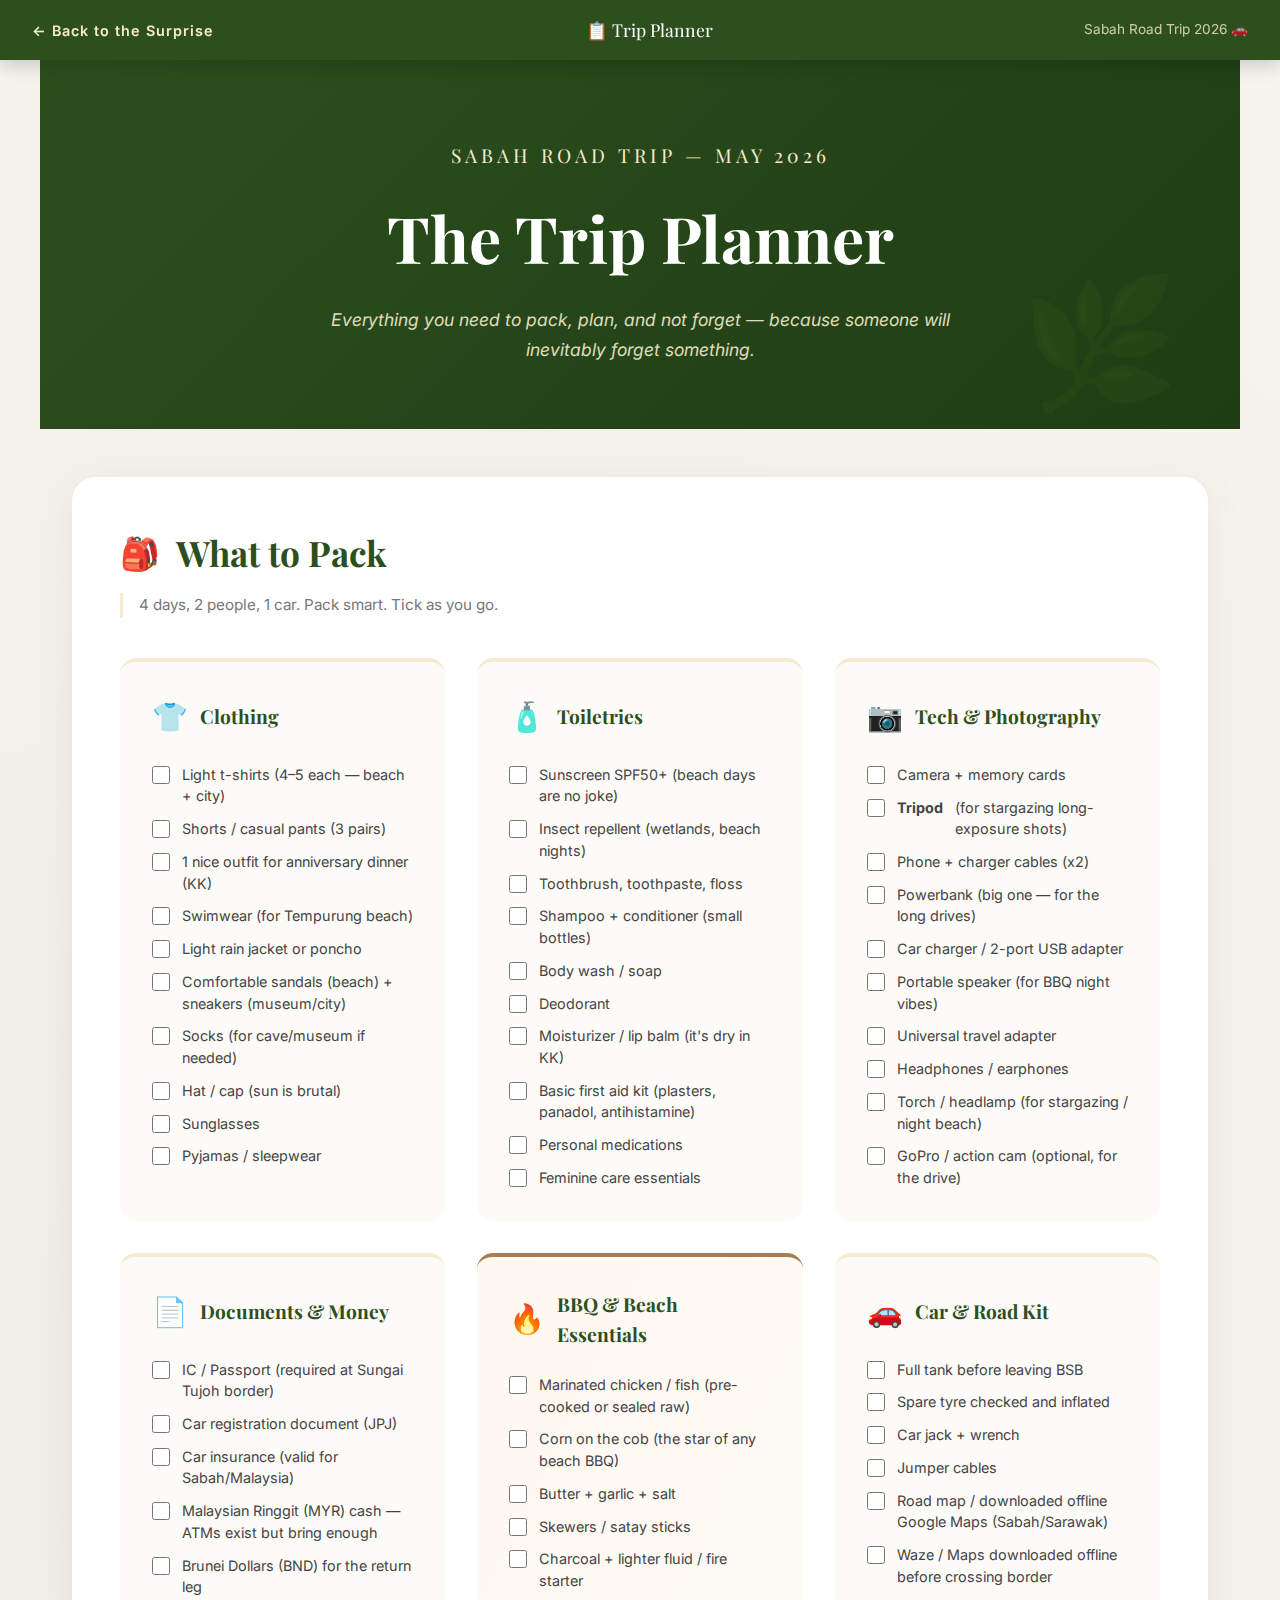
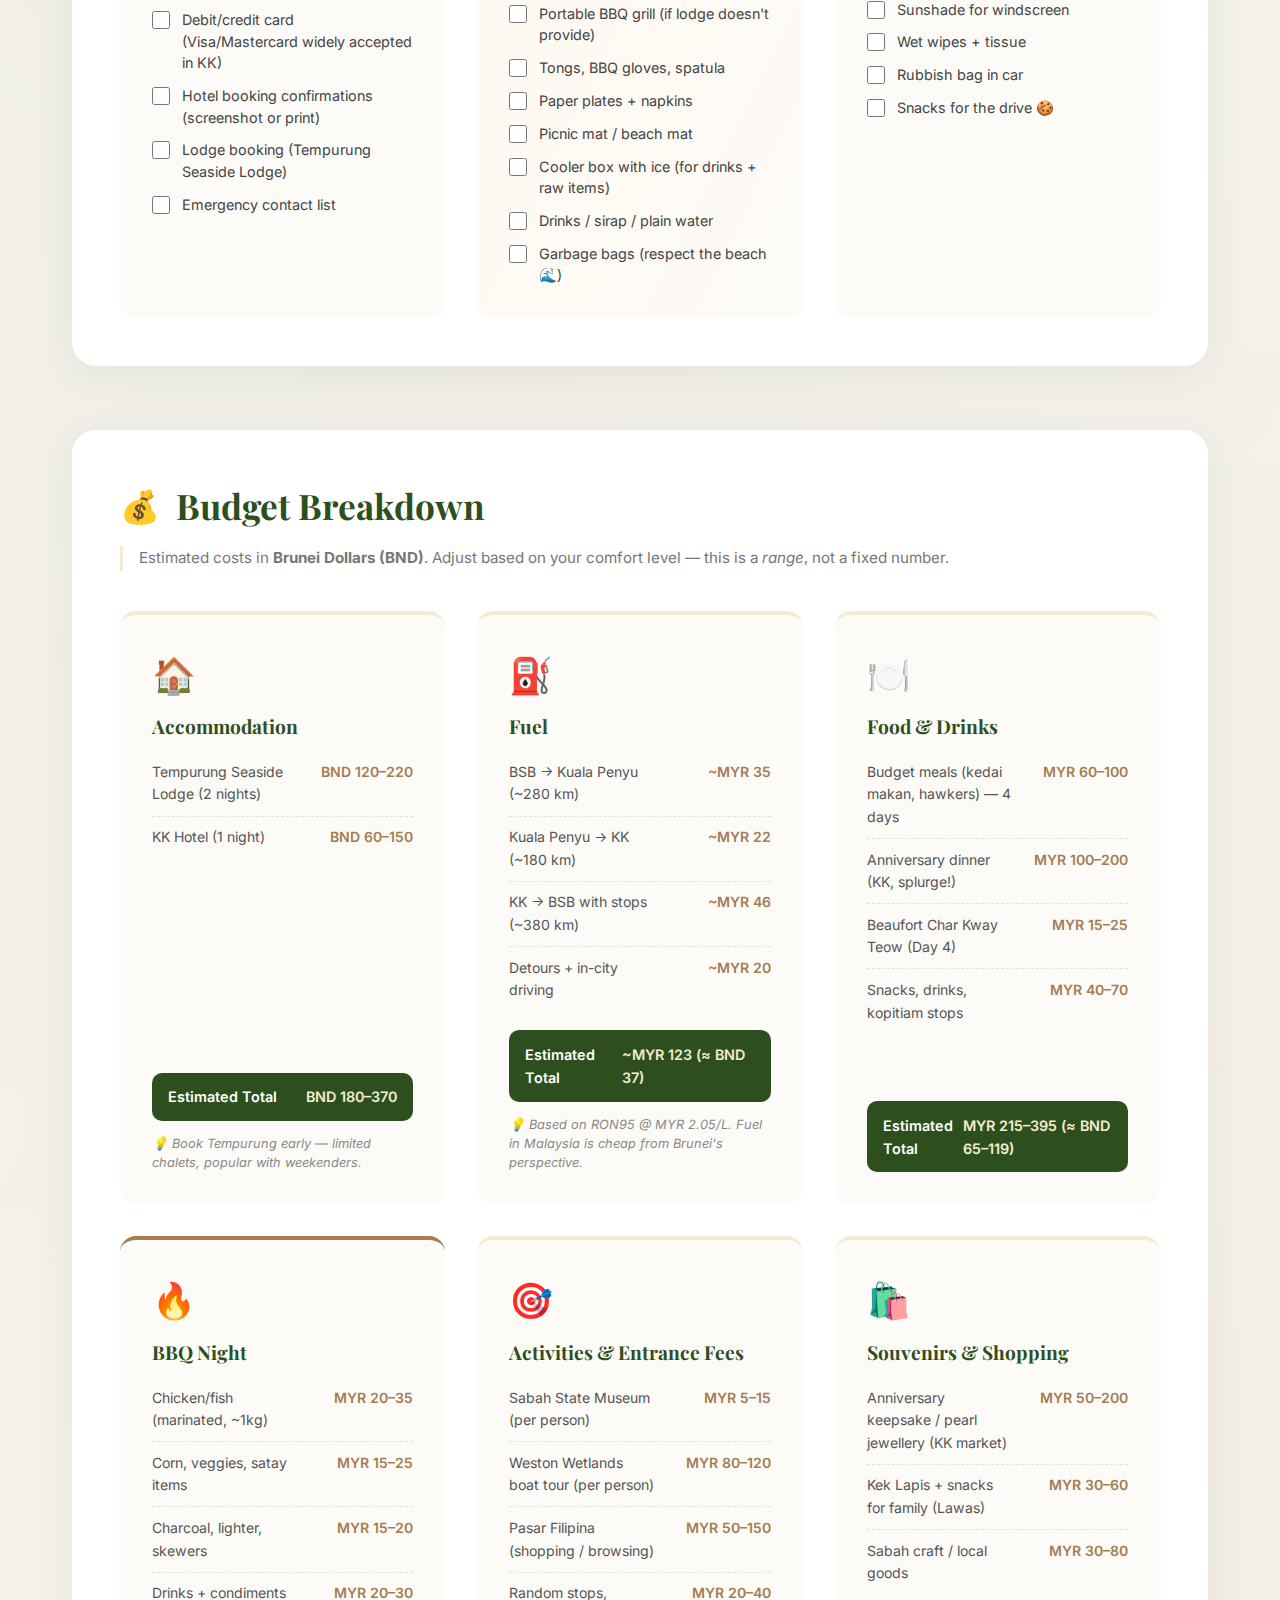
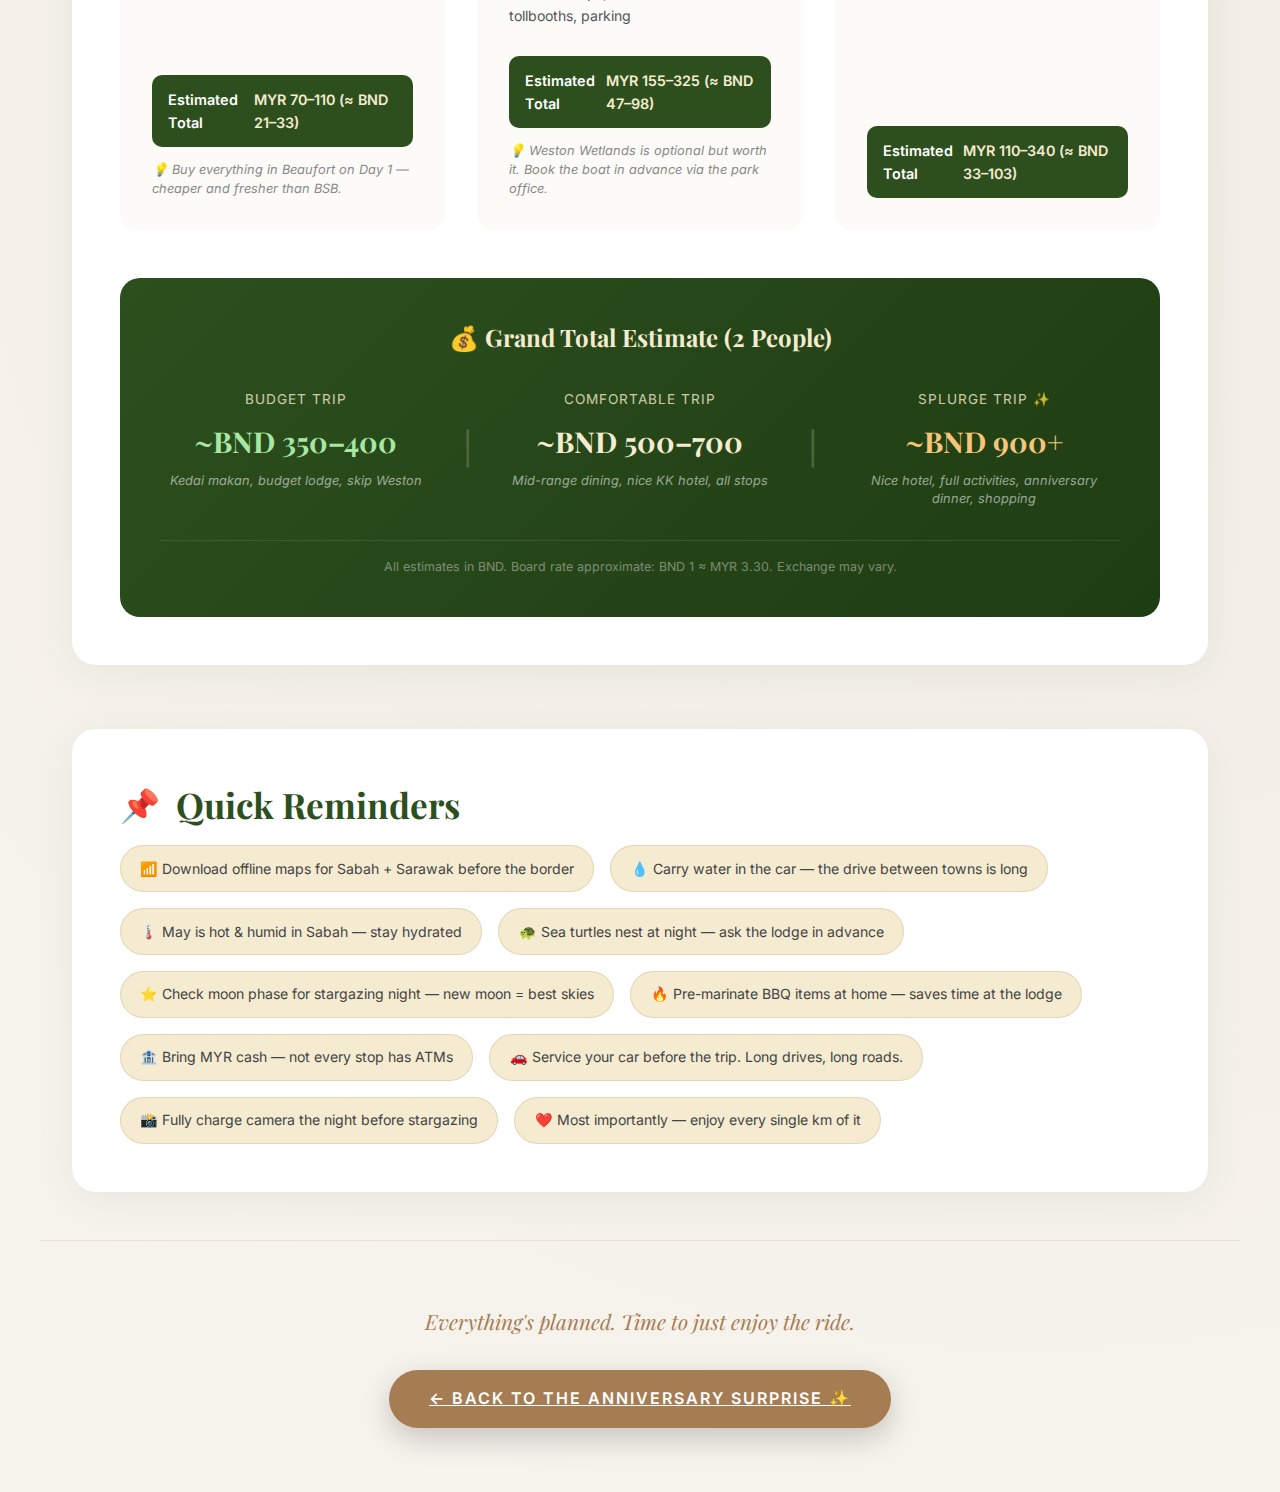
<file: planner.html>
<!DOCTYPE html>
<html lang="en">

<head>
    <meta charset="UTF-8">
    <meta name="viewport" content="width=device-width, initial-scale=1.0">
    <title>Trip Planner — Sabah Road Trip 2026</title>
    <meta name="description" content="Packing list and budget planner for the Sabah anniversary road trip 2026.">
    <link rel="stylesheet" href="styles.css">
    <link rel="stylesheet" href="planner.css">
    <link rel="preconnect" href="https://fonts.googleapis.com">
    <link rel="preconnect" href="https://fonts.gstatic.com" crossorigin>
    <link
        href="https://fonts.googleapis.com/css2?family=Inter:wght@300;400;600&family=Playfair+Display:ital,wght@0,400;0,700;1,400&family=Caveat:wght@400;700&display=swap"
        rel="stylesheet">
</head>

<body class="planner-body">

    <!-- Navigation -->
    <nav class="planner-nav">
        <a href="index.html" class="nav-back">← Back to the Surprise</a>
        <span class="nav-title">📋 Trip Planner</span>
        <span class="nav-trip">Sabah Road Trip 2026 🚗</span>
    </nav>

    <main class="planner-main">

        <!-- Header -->
        <header class="planner-header">
            <div class="planner-header-inner">
                <p class="anniversary-label">Sabah Road Trip — May 2026</p>
                <h1>The Trip Planner</h1>
                <p class="planner-subtitle">Everything you need to pack, plan, and not forget — because <em>someone</em>
                    will inevitably forget something.</p>
            </div>
        </header>

        <div class="planner-grid">

            <!-- ===================== -->
            <!--     PACKING LISTS     -->
            <!-- ===================== -->
            <section class="planner-section full-width">
                <div class="section-title-row">
                    <span class="section-icon">🎒</span>
                    <h2>What to Pack</h2>
                </div>
                <p class="section-subtitle">4 days, 2 people, 1 car. Pack smart. Tick as you go.</p>

                <div class="pack-grid">

                    <!-- Clothing -->
                    <div class="pack-card">
                        <div class="pack-card-header">
                            <span>👕</span>
                            <h3>Clothing</h3>
                        </div>
                        <ul class="checklist">
                            <li><label><input type="checkbox"> Light t-shirts (4–5 each — beach + city)</label></li>
                            <li><label><input type="checkbox"> Shorts / casual pants (3 pairs)</label></li>
                            <li><label><input type="checkbox"> 1 nice outfit for anniversary dinner (KK)</label></li>
                            <li><label><input type="checkbox"> Swimwear (for Tempurung beach)</label></li>
                            <li><label><input type="checkbox"> Light rain jacket or poncho</label></li>
                            <li><label><input type="checkbox"> Comfortable sandals (beach) + sneakers
                                    (museum/city)</label></li>
                            <li><label><input type="checkbox"> Socks (for cave/museum if needed)</label></li>
                            <li><label><input type="checkbox"> Hat / cap (sun is brutal)</label></li>
                            <li><label><input type="checkbox"> Sunglasses</label></li>
                            <li><label><input type="checkbox"> Pyjamas / sleepwear</label></li>
                        </ul>
                    </div>

                    <!-- Toiletries -->
                    <div class="pack-card">
                        <div class="pack-card-header">
                            <span>🧴</span>
                            <h3>Toiletries</h3>
                        </div>
                        <ul class="checklist">
                            <li><label><input type="checkbox"> Sunscreen SPF50+ (beach days are no joke)</label></li>
                            <li><label><input type="checkbox"> Insect repellent (wetlands, beach nights)</label></li>
                            <li><label><input type="checkbox"> Toothbrush, toothpaste, floss</label></li>
                            <li><label><input type="checkbox"> Shampoo + conditioner (small bottles)</label></li>
                            <li><label><input type="checkbox"> Body wash / soap</label></li>
                            <li><label><input type="checkbox"> Deodorant</label></li>
                            <li><label><input type="checkbox"> Moisturizer / lip balm (it's dry in KK)</label></li>
                            <li><label><input type="checkbox"> Basic first aid kit (plasters, panadol,
                                    antihistamine)</label></li>
                            <li><label><input type="checkbox"> Personal medications</label></li>
                            <li><label><input type="checkbox"> Feminine care essentials</label></li>
                        </ul>
                    </div>

                    <!-- Tech & Photography -->
                    <div class="pack-card">
                        <div class="pack-card-header">
                            <span>📷</span>
                            <h3>Tech & Photography</h3>
                        </div>
                        <ul class="checklist">
                            <li><label><input type="checkbox"> Camera + memory cards</label></li>
                            <li><label><input type="checkbox"> <strong>Tripod</strong> (for stargazing long-exposure
                                    shots)</label></li>
                            <li><label><input type="checkbox"> Phone + charger cables (x2)</label></li>
                            <li><label><input type="checkbox"> Powerbank (big one — for the long drives)</label></li>
                            <li><label><input type="checkbox"> Car charger / 2-port USB adapter</label></li>
                            <li><label><input type="checkbox"> Portable speaker (for BBQ night vibes)</label></li>
                            <li><label><input type="checkbox"> Universal travel adapter</label></li>
                            <li><label><input type="checkbox"> Headphones / earphones</label></li>
                            <li><label><input type="checkbox"> Torch / headlamp (for stargazing / night beach)</label>
                            </li>
                            <li><label><input type="checkbox"> GoPro / action cam (optional, for the drive)</label></li>
                        </ul>
                    </div>

                    <!-- Documents -->
                    <div class="pack-card">
                        <div class="pack-card-header">
                            <span>📄</span>
                            <h3>Documents & Money</h3>
                        </div>
                        <ul class="checklist">
                            <li><label><input type="checkbox"> IC / Passport (required at Sungai Tujoh border)</label>
                            </li>
                            <li><label><input type="checkbox"> Car registration document (JPJ)</label></li>
                            <li><label><input type="checkbox"> Car insurance (valid for Sabah/Malaysia)</label></li>
                            <li><label><input type="checkbox"> Malaysian Ringgit (MYR) cash — ATMs exist but bring
                                    enough</label></li>
                            <li><label><input type="checkbox"> Brunei Dollars (BND) for the return leg</label></li>
                            <li><label><input type="checkbox"> Debit/credit card (Visa/Mastercard widely accepted in
                                    KK)</label></li>
                            <li><label><input type="checkbox"> Hotel booking confirmations (screenshot or print)</label>
                            </li>
                            <li><label><input type="checkbox"> Lodge booking (Tempurung Seaside Lodge)</label></li>
                            <li><label><input type="checkbox"> Emergency contact list</label></li>
                        </ul>
                    </div>

                    <!-- BBQ & Beach -->
                    <div class="pack-card highlight-card">
                        <div class="pack-card-header">
                            <span>🔥</span>
                            <h3>BBQ & Beach Essentials</h3>
                        </div>
                        <ul class="checklist">
                            <li><label><input type="checkbox"> Marinated chicken / fish (pre-cooked or sealed
                                    raw)</label></li>
                            <li><label><input type="checkbox"> Corn on the cob (the star of any beach BBQ)</label></li>
                            <li><label><input type="checkbox"> Butter + garlic + salt</label></li>
                            <li><label><input type="checkbox"> Skewers / satay sticks</label></li>
                            <li><label><input type="checkbox"> Charcoal + lighter fluid / fire starter</label></li>
                            <li><label><input type="checkbox"> Portable BBQ grill (if lodge doesn't provide)</label>
                            </li>
                            <li><label><input type="checkbox"> Tongs, BBQ gloves, spatula</label></li>
                            <li><label><input type="checkbox"> Paper plates + napkins</label></li>
                            <li><label><input type="checkbox"> Picnic mat / beach mat</label></li>
                            <li><label><input type="checkbox"> Cooler box with ice (for drinks + raw items)</label></li>
                            <li><label><input type="checkbox"> Drinks / sirap / plain water</label></li>
                            <li><label><input type="checkbox"> Garbage bags (respect the beach 🌊)</label></li>
                        </ul>
                    </div>

                    <!-- Car & Road -->
                    <div class="pack-card">
                        <div class="pack-card-header">
                            <span>🚗</span>
                            <h3>Car & Road Kit</h3>
                        </div>
                        <ul class="checklist">
                            <li><label><input type="checkbox"> Full tank before leaving BSB</label></li>
                            <li><label><input type="checkbox"> Spare tyre checked and inflated</label></li>
                            <li><label><input type="checkbox"> Car jack + wrench</label></li>
                            <li><label><input type="checkbox"> Jumper cables</label></li>
                            <li><label><input type="checkbox"> Road map / downloaded offline Google Maps
                                    (Sabah/Sarawak)</label></li>
                            <li><label><input type="checkbox"> Waze / Maps downloaded offline before crossing
                                    border</label></li>
                            <li><label><input type="checkbox"> Sunshade for windscreen</label></li>
                            <li><label><input type="checkbox"> Wet wipes + tissue</label></li>
                            <li><label><input type="checkbox"> Rubbish bag in car</label></li>
                            <li><label><input type="checkbox"> Snacks for the drive 🍪</label></li>
                        </ul>
                    </div>

                </div>
            </section>

            <!-- ===================== -->
            <!--     BUDGET PLANNER    -->
            <!-- ===================== -->
            <section class="planner-section full-width" id="budget">
                <div class="section-title-row">
                    <span class="section-icon">💰</span>
                    <h2>Budget Breakdown</h2>
                </div>
                <p class="section-subtitle">Estimated costs in <strong>Brunei Dollars (BND)</strong>. Adjust based on
                    your comfort level — this is a <em>range</em>, not a fixed number.</p>

                <div class="budget-grid">

                    <!-- Accommodation -->
                    <div class="budget-card">
                        <div class="budget-icon">🏠</div>
                        <h3>Accommodation</h3>
                        <div class="budget-items">
                            <div class="budget-row">
                                <span>Tempurung Seaside Lodge (2 nights)</span>
                                <span class="budget-amount">BND 120–220</span>
                            </div>
                            <div class="budget-row">
                                <span>KK Hotel (1 night)</span>
                                <span class="budget-amount">BND 60–150</span>
                            </div>
                        </div>
                        <div class="budget-total">
                            <span>Estimated Total</span>
                            <span class="budget-total-amount">BND 180–370</span>
                        </div>
                        <p class="budget-note">💡 Book Tempurung early — limited chalets, popular with weekenders.</p>
                    </div>

                    <!-- Fuel -->
                    <div class="budget-card">
                        <div class="budget-icon">⛽</div>
                        <h3>Fuel</h3>
                        <div class="budget-items">
                            <div class="budget-row">
                                <span>BSB → Kuala Penyu (~280 km)</span>
                                <span class="budget-amount">~MYR 35</span>
                            </div>
                            <div class="budget-row">
                                <span>Kuala Penyu → KK (~180 km)</span>
                                <span class="budget-amount">~MYR 22</span>
                            </div>
                            <div class="budget-row">
                                <span>KK → BSB with stops (~380 km)</span>
                                <span class="budget-amount">~MYR 46</span>
                            </div>
                            <div class="budget-row">
                                <span>Detours + in-city driving</span>
                                <span class="budget-amount">~MYR 20</span>
                            </div>
                        </div>
                        <div class="budget-total">
                            <span>Estimated Total</span>
                            <span class="budget-total-amount">~MYR 123 (≈ BND 37)</span>
                        </div>
                        <p class="budget-note">💡 Based on RON95 @ MYR 2.05/L. Fuel in Malaysia is cheap from Brunei's
                            perspective.</p>
                    </div>

                    <!-- Food -->
                    <div class="budget-card">
                        <div class="budget-icon">🍽️</div>
                        <h3>Food & Drinks</h3>
                        <div class="budget-items">
                            <div class="budget-row">
                                <span>Budget meals (kedai makan, hawkers) — 4 days</span>
                                <span class="budget-amount">MYR 60–100</span>
                            </div>
                            <div class="budget-row">
                                <span>Anniversary dinner (KK, splurge!)</span>
                                <span class="budget-amount">MYR 100–200</span>
                            </div>
                            <div class="budget-row">
                                <span>Beaufort Char Kway Teow (Day 4)</span>
                                <span class="budget-amount">MYR 15–25</span>
                            </div>
                            <div class="budget-row">
                                <span>Snacks, drinks, kopitiam stops</span>
                                <span class="budget-amount">MYR 40–70</span>
                            </div>
                        </div>
                        <div class="budget-total">
                            <span>Estimated Total</span>
                            <span class="budget-total-amount">MYR 215–395 (≈ BND 65–119)</span>
                        </div>
                    </div>

                    <!-- BBQ -->
                    <div class="budget-card highlight-card">
                        <div class="budget-icon">🔥</div>
                        <h3>BBQ Night</h3>
                        <div class="budget-items">
                            <div class="budget-row">
                                <span>Chicken/fish (marinated, ~1kg)</span>
                                <span class="budget-amount">MYR 20–35</span>
                            </div>
                            <div class="budget-row">
                                <span>Corn, veggies, satay items</span>
                                <span class="budget-amount">MYR 15–25</span>
                            </div>
                            <div class="budget-row">
                                <span>Charcoal, lighter, skewers</span>
                                <span class="budget-amount">MYR 15–20</span>
                            </div>
                            <div class="budget-row">
                                <span>Drinks + condiments</span>
                                <span class="budget-amount">MYR 20–30</span>
                            </div>
                        </div>
                        <div class="budget-total">
                            <span>Estimated Total</span>
                            <span class="budget-total-amount">MYR 70–110 (≈ BND 21–33)</span>
                        </div>
                        <p class="budget-note">💡 Buy everything in Beaufort on Day 1 — cheaper and fresher than BSB.
                        </p>
                    </div>

                    <!-- Activities -->
                    <div class="budget-card">
                        <div class="budget-icon">🎯</div>
                        <h3>Activities & Entrance Fees</h3>
                        <div class="budget-items">
                            <div class="budget-row">
                                <span>Sabah State Museum (per person)</span>
                                <span class="budget-amount">MYR 5–15</span>
                            </div>
                            <div class="budget-row">
                                <span>Weston Wetlands boat tour (per person)</span>
                                <span class="budget-amount">MYR 80–120</span>
                            </div>
                            <div class="budget-row">
                                <span>Pasar Filipina (shopping / browsing)</span>
                                <span class="budget-amount">MYR 50–150</span>
                            </div>
                            <div class="budget-row">
                                <span>Random stops, tollbooths, parking</span>
                                <span class="budget-amount">MYR 20–40</span>
                            </div>
                        </div>
                        <div class="budget-total">
                            <span>Estimated Total</span>
                            <span class="budget-total-amount">MYR 155–325 (≈ BND 47–98)</span>
                        </div>
                        <p class="budget-note">💡 Weston Wetlands is optional but worth it. Book the boat in advance via
                            the park office.</p>
                    </div>

                    <!-- Souvenirs -->
                    <div class="budget-card">
                        <div class="budget-icon">🛍️</div>
                        <h3>Souvenirs & Shopping</h3>
                        <div class="budget-items">
                            <div class="budget-row">
                                <span>Anniversary keepsake / pearl jewellery (KK market)</span>
                                <span class="budget-amount">MYR 50–200</span>
                            </div>
                            <div class="budget-row">
                                <span>Kek Lapis + snacks for family (Lawas)</span>
                                <span class="budget-amount">MYR 30–60</span>
                            </div>
                            <div class="budget-row">
                                <span>Sabah craft / local goods</span>
                                <span class="budget-amount">MYR 30–80</span>
                            </div>
                        </div>
                        <div class="budget-total">
                            <span>Estimated Total</span>
                            <span class="budget-total-amount">MYR 110–340 (≈ BND 33–103)</span>
                        </div>
                    </div>

                </div>

                <!-- Grand Total Card -->
                <div class="grand-total-card">
                    <div class="grand-total-inner">
                        <h3>💰 Grand Total Estimate (2 People)</h3>
                        <div class="grand-total-row">
                            <div class="grand-col">
                                <span class="grand-label">Budget Trip</span>
                                <span class="grand-value low">~BND 350–400</span>
                                <span class="grand-note">Kedai makan, budget lodge, skip Weston</span>
                            </div>
                            <div class="grand-divider">|</div>
                            <div class="grand-col">
                                <span class="grand-label">Comfortable Trip</span>
                                <span class="grand-value mid">~BND 500–700</span>
                                <span class="grand-note">Mid-range dining, nice KK hotel, all stops</span>
                            </div>
                            <div class="grand-divider">|</div>
                            <div class="grand-col">
                                <span class="grand-label">Splurge Trip ✨</span>
                                <span class="grand-value high">~BND 900+</span>
                                <span class="grand-note">Nice hotel, full activities, anniversary dinner,
                                    shopping</span>
                            </div>
                        </div>
                        <p class="grand-footer">All estimates in BND. Board rate approximate: BND 1 ≈ MYR 3.30. Exchange
                            may vary.</p>
                    </div>
                </div>

            </section>

            <!-- ===================== -->
            <!--     QUICK TIPS        -->
            <!-- ===================== -->
            <section class="planner-section full-width">
                <div class="section-title-row">
                    <span class="section-icon">📌</span>
                    <h2>Quick Reminders</h2>
                </div>
                <div class="tips-grid">
                    <div class="tip-pill">📶 Download offline maps for Sabah + Sarawak before the border</div>
                    <div class="tip-pill">💧 Carry water in the car — the drive between towns is long</div>
                    <div class="tip-pill">🌡️ May is hot & humid in Sabah — stay hydrated</div>
                    <div class="tip-pill">🐢 Sea turtles nest at night — ask the lodge in advance</div>
                    <div class="tip-pill">⭐ Check moon phase for stargazing night — new moon = best skies</div>
                    <div class="tip-pill">🔥 Pre-marinate BBQ items at home — saves time at the lodge</div>
                    <div class="tip-pill">🏦 Bring MYR cash — not every stop has ATMs</div>
                    <div class="tip-pill">🚗 Service your car before the trip. Long drives, long roads.</div>
                    <div class="tip-pill">📸 Fully charge camera the night before stargazing</div>
                    <div class="tip-pill">❤️ Most importantly — enjoy every single km of it</div>
                </div>
            </section>

        </div><!-- end planner-grid -->

        <!-- Footer CTA -->
        <div class="planner-footer">
            <p>Everything's planned. Time to just enjoy the ride.</p>
            <a href="index.html" class="btn btn-primary">← Back to the Anniversary Surprise ✨</a>
        </div>

    </main>

</body>

</html>
</file>
<file: styles.css>
:root {
    --forest-green: #2D4F1E;
    --teak-wood: #A67C52;
    --sandy-beige: #F4EBD0;
    --off-white: #FDFBF7;
    --dark-text: #1A1A1A;
    --light-text: #E0E0E0;
    --transition-slow: all 0.8s cubic-bezier(0.4, 0, 0.2, 1);
    --transition-mid: all 0.4s ease;
}

* {
    margin: 0;
    padding: 0;
    box-sizing: border-box;
}

body {
    font-family: 'Inter', sans-serif;
    background-color: var(--off-white);
    color: var(--dark-text);
    overflow-x: hidden;
    line-height: 1.6;
}

h1,
h2,
h3,
.anniversary-label {
    font-family: 'Playfair Display', serif;
}

.highlight {
    color: var(--teak-wood);
    font-style: italic;
}

/* Loader */
.loader-wrapper {
    position: fixed;
    top: 0;
    left: 0;
    width: 100%;
    height: 100%;
    background: var(--forest-green);
    display: flex;
    justify-content: center;
    align-items: center;
    z-index: 9999;
    transition: opacity 0.5s ease;
}

.loader-text {
    color: var(--sandy-beige);
    font-family: 'Playfair Display', serif;
    font-size: 1.5rem;
    letter-spacing: 2px;
    animation: pulse 2s infinite;
}

@keyframes pulse {
    0% {
        opacity: 0.5;
    }

    50% {
        opacity: 1;
    }

    100% {
        opacity: 0.5;
    }
}

/* Hero Section */
.hero-section {
    height: 100vh;
    width: 100%;
    position: relative;
    display: flex;
    justify-content: center;
    align-items: center;
    text-align: center;
    color: white;
    padding: 2rem;
}

.hero-bg {
    position: absolute;
    top: 0;
    left: 0;
    width: 100%;
    height: 100%;
    background-image: linear-gradient(rgba(0, 0, 0, 0.45), rgba(0, 0, 0, 0.45)), url('https://images.unsplash.com/photo-1518509562904-e7ef99cdcc86?q=80&w=2000&auto=format&fit=crop');
    background-size: cover;
    background-position: center;
    z-index: -1;
    transform: scale(1.05);
    /* Suble zoom effect */
    transition: var(--transition-slow);
}

.hero-content {
    max-width: 800px;
    opacity: 0;
    transform: translateY(30px);
    transition: var(--transition-slow);
    transition-delay: 0.5s;
}

.hero-section.active .hero-content {
    opacity: 1;
    transform: translateY(0);
}

.anniversary-label {
    font-size: 1.2rem;
    text-transform: uppercase;
    letter-spacing: 4px;
    margin-bottom: 1rem;
    color: var(--sandy-beige);
}

.hero-title {
    font-size: clamp(2.5rem, 8vw, 5rem);
    margin-bottom: 1.5rem;
    line-height: 1.1;
}

.hero-subtitle {
    font-size: 1.2rem;
    font-weight: 300;
    margin-bottom: 2.5rem;
    color: var(--light-text);
}

/* Buttons */
.btn {
    padding: 1rem 2.5rem;
    border: none;
    border-radius: 50px;
    font-size: 1rem;
    font-weight: 600;
    text-transform: uppercase;
    letter-spacing: 2px;
    cursor: pointer;
    transition: var(--transition-mid);
    display: inline-block;
}

.btn-primary {
    background-color: var(--teak-wood);
    color: white;
    box-shadow: 0 10px 30px rgba(0, 0, 0, 0.2);
}

.btn-primary:hover {
    background-color: #8E6842;
    transform: translateY(-5px);
    box-shadow: 0 15px 40px rgba(0, 0, 0, 0.3);
}

.btn-secondary {
    background-color: var(--forest-green);
    color: white;
    margin-top: 2rem;
}

/* Overlay & Ticket */
.overlay {
    position: fixed;
    top: 0;
    left: 0;
    width: 100%;
    height: 100%;
    background: rgba(26, 26, 26, 0.95);
    z-index: 1000;
    display: flex;
    justify-content: center;
    align-items: flex-start;
    overflow-y: auto;
    padding: 4rem 1rem;
    opacity: 0;
    visibility: hidden;
    transition: var(--transition-mid);
    backdrop-filter: blur(10px);
}

.overlay.visible {
    opacity: 1;
    visibility: visible;
}

.ticket-container {
    perspective: 1000px;
    width: 90%;
    max-width: 600px;
}

.ticket {
    background: var(--off-white);
    padding: 2rem;
    border-radius: 20px;
    transform: rotateX(20deg) translateY(50px);
    transition: var(--transition-slow);
    box-shadow: 0 30px 60px rgba(0, 0, 0, 0.5);
    border: 2px solid var(--teak-wood);
    overflow: hidden;
}

.ticket-visual {
    position: relative;
    margin-bottom: 2rem;
}

.ticket-stamp {
    position: absolute;
    top: 10px;
    right: 10px;
    border: 3px solid #D4AF37;
    color: #D4AF37;
    padding: 5px 15px;
    font-weight: bold;
    text-transform: uppercase;
    transform: rotate(15deg);
    border-radius: 5px;
    font-family: 'Playfair Display', serif;
}

.overlay.visible .ticket {
    transform: rotateX(0) translateY(0);
}

.ticket-img {
    width: 100%;
    border-radius: 10px;
    margin-bottom: 2rem;
}

.ticket-details {
    text-align: center;
}

.ticket-details h2 {
    font-size: 2rem;
    margin-bottom: 1rem;
    color: var(--forest-green);
}

.destination {
    font-weight: 600;
    color: var(--teak-wood);
}

.dates {
    font-style: italic;
    margin-top: 0.5rem;
}

.close-btn {
    position: absolute;
    top: 2rem;
    right: 2rem;
    background: none;
    border: none;
    color: white;
    font-size: 3rem;
    cursor: pointer;
}

/* Itinerary Section */
.itinerary-section {
    padding: 6rem 2rem;
    max-width: 1000px;
    margin: 0 auto;
}

.itinerary-header {
    text-align: center;
    margin-bottom: 4rem;
}

.itinerary-header h2 {
    font-size: 3rem;
    color: var(--forest-green);
}

.day-card {
    background: white;
    border-radius: 20px;
    padding: 3rem;
    margin-bottom: 3rem;
    box-shadow: 0 20px 50px rgba(45, 79, 30, 0.05);
    border-left: 8px solid var(--teak-wood);
    transition: var(--transition-mid);
}

.day-card:hover {
    transform: scale(1.02);
}

.day-header {
    display: flex;
    align-items: center;
    gap: 1.5rem;
    margin-bottom: 2rem;
}

.day-number {
    background: var(--forest-green);
    color: white;
    padding: 0.5rem 1.5rem;
    border-radius: 50px;
    font-weight: 600;
    font-size: 0.9rem;
}

.location-info {
    display: grid;
    grid-template-columns: 200px 1fr;
    gap: 2rem;
    margin-bottom: 2rem;
}

.location-img {
    width: 100%;
    height: 150px;
    object-fit: cover;
    border-radius: 15px;
}

.activities {
    list-style: none;
}

.activities li {
    margin-bottom: 1.5rem;
    padding-left: 2rem;
    position: relative;
}

.activities li::before {
    content: "•";
    color: var(--teak-wood);
    font-size: 2rem;
    position: absolute;
    left: 0;
    top: -0.5rem;
}

.itinerary-footer {
    text-align: center;
    margin-top: 6rem;
    padding-top: 4rem;
    border-top: 1px solid var(--sandy-beige);
}

.music-note {
    display: flex;
    flex-direction: column;
    align-items: center;
    margin-top: 2rem;
}

.music-icon {
    width: 120px;
    height: 120px;
    border-radius: 50%;
    margin-bottom: 1rem;
    box-shadow: 0 10px 30px rgba(166, 124, 82, 0.3);
    animation: rotate 20s linear infinite;
}

@keyframes rotate {
    from {
        transform: rotate(0deg);
    }

    to {
        transform: rotate(360deg);
    }
}

/* Narrative Styles */
.location-description {
    margin-bottom: 2rem;
    font-style: italic;
    color: var(--teak-wood);
    font-size: 1.1rem;
    border-left: 3px solid var(--sandy-beige);
    padding-left: 1.5rem;
}

.itinerary-tips {
    background: var(--forest-green);
    color: var(--sandy-beige);
    padding: 3rem;
    border-radius: 20px;
    margin-top: 4rem;
    box-shadow: 0 20px 40px rgba(0, 0, 0, 0.1);
}

.itinerary-tips h4 {
    font-family: 'Playfair Display', serif;
    font-size: 1.8rem;
    margin-bottom: 1.5rem;
    color: white;
}

.itinerary-tips ul {
    list-style: none;
}

.itinerary-tips li {
    margin-bottom: 1rem;
    display: flex;
    align-items: center;
    gap: 1rem;
}

.itinerary-tips li::before {
    content: "📍";
}

/* Quirks Section */
.quirks-section {
    margin: 6rem 0;
    text-align: center;
}

.quirks-grid {
    display: grid;
    grid-template-columns: repeat(auto-fit, minmax(250px, 1fr));
    gap: 2rem;
    margin-top: 3rem;
}

.quirk-card {
    background: white;
    padding: 3rem 2rem;
    border-radius: 20px;
    box-shadow: 0 10px 30px rgba(0, 0, 0, 0.05);
    transition: var(--transition-mid);
    border-bottom: 4px solid var(--sandy-beige);
}

.quirk-card:hover {
    transform: translateY(-10px);
    border-color: var(--teak-wood);
}

.quirk-icon {
    font-size: 3rem;
    display: block;
    margin-bottom: 1.5rem;
}

.quirk-card h5 {
    font-size: 1.5rem;
    font-family: 'Playfair Display', serif;
    margin-bottom: 1rem;
    color: var(--forest-green);
}

/* Final Destination Section */
.destination-special {
    background: linear-gradient(135deg, var(--forest-green), #1a3a11);
    color: white;
    border: 3px solid var(--sandy-beige);
}

.destination-special h3 {
    color: var(--sandy-beige);
}

.text-center {
    text-align: center;
}

.final-message {
    font-family: 'Playfair Display', serif;
    font-size: 1.3rem;
    margin-bottom: 3rem;
    font-style: italic;
}

.envelope-trigger {
    display: inline-block;
    cursor: pointer;
    transition: var(--transition-mid);
    padding: 2rem;
    border-radius: 20px;
    background: rgba(255, 255, 255, 0.05);
}

.envelope-trigger:hover {
    background: rgba(255, 255, 255, 0.1);
    transform: scale(1.05);
}

.envelope-icon {
    font-size: 5rem;
    display: block;
    margin-bottom: 1rem;
    filter: drop-shadow(0 5px 15px rgba(0, 0, 0, 0.3));
}

.envelope-trigger p {
    text-transform: uppercase;
    letter-spacing: 2px;
    font-weight: 600;
    font-size: 0.9rem;
    color: var(--sandy-beige);
}

/* Letter Styling */
.letter-reveal-box {
    display: none;
    /* Replaced by Final Destination */
}

.letter-reveal-box p {
    font-family: 'Playfair Display', serif;
    font-size: 1.2rem;
    margin-bottom: 2rem;
    font-style: italic;
}

.letter-container {
    width: 90%;
    max-width: 700px;
    z-index: 1001;
    margin: auto;
}

.letter-paper {
    background: #fff;
    padding: 4rem;
    border-radius: 5px;
    box-shadow: 0 20px 50px rgba(0, 0, 0, 0.3), inset 0 0 100px rgba(0, 0, 0, 0.05);
    background-image: linear-gradient(rgba(244, 235, 208, 0.1) 1px, transparent 1px);
    background-size: 100% 2.5rem;
    transform: rotate(-1deg);
    transition: var(--transition-slow);
}

.overlay.visible .letter-paper {
    transform: rotate(0);
}

.letter-content h3 {
    margin-bottom: 2rem;
    color: var(--teak-wood);
    font-size: 2rem;
    text-align: center;
}

.letter-content p {
    margin-bottom: 1.5rem;
    font-family: 'Playfair Display', serif;
    font-size: 1.15rem;
    line-height: 1.8;
}

.signature {
    margin-top: 3rem;
    font-style: italic;
    text-align: right;
}

/* ============================
   SCRAPBOOK AESTHETIC
   ============================ */

.photo-strip {
    display: flex;
    gap: 1.5rem;
    justify-content: center;
    flex-wrap: wrap;
    margin: 3rem 0 5rem;
    padding: 2rem 0;
}

.scrapbook-row {
    display: flex;
    gap: 1.5rem;
    flex-wrap: wrap;
    margin: 2rem 0 2.5rem;
    padding: 1rem;
    background: rgba(244, 235, 208, 0.3);
    border-radius: 10px;
}

.polaroid {
    background: white;
    padding: 1rem 1rem 3.5rem;
    box-shadow: 0 4px 15px rgba(0, 0, 0, 0.15), 0 1px 4px rgba(0, 0, 0, 0.1);
    position: relative;
    display: inline-block;
    transition: var(--transition-mid);
    cursor: default;
    max-width: 200px;
    flex: 1;
    min-width: 130px;
}

.polaroid:hover {
    transform: scale(1.05) rotate(0deg) !important;
    z-index: 5;
    box-shadow: 0 15px 40px rgba(0, 0, 0, 0.2);
}

.polaroid::before {
    content: "";
    position: absolute;
    top: -12px;
    left: 50%;
    transform: translateX(-50%);
    width: 50px;
    height: 22px;
    background: rgba(244, 235, 208, 0.75);
    border-radius: 2px;
    box-shadow: 0 2px 4px rgba(0, 0, 0, 0.1);
    z-index: 1;
}

.polaroid img {
    width: 100%;
    height: 130px;
    object-fit: cover;
    display: block;
    border-radius: 2px;
}

.polaroid-label {
    font-family: 'Caveat', cursive;
    font-size: 1rem;
    color: #555;
    text-align: center;
    margin-top: 0.7rem;
    line-height: 1.3;
    position: absolute;
    bottom: 0.8rem;
    left: 0;
    right: 0;
    padding: 0 0.5rem;
}

.rotate-left {
    transform: rotate(-3deg);
}

.rotate-right {
    transform: rotate(3deg);
}

.rotate-slight {
    transform: rotate(1.2deg);
}

/* Tip Box */
.tip-box {
    background: var(--sandy-beige);
    border-left: 4px solid var(--teak-wood);
    padding: 1.2rem 1.5rem;
    border-radius: 0 10px 10px 0;
    margin-top: 2rem;
    font-size: 0.95rem;
}

/* Letter specific */
.letter-version {
    text-align: center;
    font-family: 'Caveat', cursive;
    font-size: 1rem;
    color: #999;
    margin-bottom: 2.5rem;
    margin-top: -1rem;
}

.patch-entry {
    background: rgba(244, 235, 208, 0.4);
    border-radius: 10px;
    padding: 1.5rem;
    margin: 1.5rem 0;
    border-left: 4px solid var(--teak-wood);
}

.patch-title {
    font-family: 'Caveat', cursive !important;
    font-size: 1.3rem !important;
    font-weight: 700;
    color: var(--forest-green) !important;
    margin-bottom: 0.8rem !important;
}

.signature-quote {
    text-align: center;
    color: var(--teak-wood);
    margin-top: 2.5rem;
    font-size: 1rem !important;
}

/* V2 Animations */
.reveal {
    opacity: 0;
    transition: all 1.2s cubic-bezier(0.17, 0.55, 0.55, 1);
}

.reveal.visible {
    opacity: 1;
    transform: none !important;
}

.fade-in {
    transform: translateY(0);
}

.slide-up {
    transform: translateY(50px);
}

.slide-left {
    transform: translateX(-50px);
}

.slide-right {
    transform: translateX(50px);
}

.delay-1 {
    transition-delay: 0.2s;
}

.delay-2 {
    transition-delay: 0.4s;
}

/* Shimmer Effect for Ticket */
.shimmer-effect {
    position: relative;
    overflow: hidden;
}

.shimmer-effect::after {
    content: "";
    position: absolute;
    top: -50%;
    left: -50%;
    width: 200%;
    height: 200%;
    background: linear-gradient(45deg,
            rgba(255, 255, 255, 0) 0%,
            rgba(255, 255, 255, 0.1) 45%,
            rgba(255, 255, 255, 0.5) 50%,
            rgba(255, 255, 255, 0.1) 55%,
            rgba(255, 255, 255, 0) 100%);
    transform: rotate(45deg);
    animation: shimmer 4s infinite;
}

@keyframes shimmer {
    0% {
        transform: translate(-100%, -100%) rotate(45deg);
    }

    100% {
        transform: translate(100%, 100%) rotate(45deg);
    }
}

/* Nature elements */
.nature-decor {
    position: fixed;
    pointer-events: none;
    z-index: 10;
    opacity: 0.2;
    animation: float 6s ease-in-out infinite;
}

@keyframes float {

    0%,
    100% {
        transform: translateY(0);
    }

    50% {
        transform: translateY(-20px);
    }
}

/* Helpers */
.hidden {
    display: none !important;
}

@media (max-width: 768px) {
    .location-info {
        grid-template-columns: 1fr;
    }

    .day-card {
        padding: 2rem;
    }

    .hero-title {
        font-size: 3rem;
    }
}

/* ---- Floating Planner Button (FAB) ---- */
.planner-fab {
    position: fixed;
    bottom: 2rem;
    right: 2rem;
    z-index: 500;
    background: var(--teak-wood);
    color: white;
    text-decoration: none;
    padding: 0.9rem 1.4rem;
    border-radius: 50px;
    font-weight: 600;
    font-size: 0.9rem;
    letter-spacing: 1px;
    box-shadow: 0 8px 25px rgba(0, 0, 0, 0.25);
    transition: var(--transition-mid);
    display: flex;
    align-items: center;
    gap: 0.6rem;
}

.planner-fab:hover {
    background: var(--forest-green);
    transform: translateY(-4px);
    box-shadow: 0 15px 35px rgba(0, 0, 0, 0.3);
}

@media (max-width: 768px) {
    .planner-fab span {
        display: none;
    }

    .planner-fab {
        padding: 1rem 1.2rem;
        font-size: 1.2rem;
        bottom: 1.5rem;
        right: 1.5rem;
    }
}

/* Quran Section Styles */
.quran-section {
    padding: 6rem 2rem;
    max-width: 1000px;
    margin: 0 auto;
    text-align: center;
}

.quran-header {
    margin-bottom: 4rem;
}

.quran-header h3 {
    font-size: 3rem;
    color: var(--forest-green);
    margin-bottom: 1rem;
}

.quran-intro {
    font-style: italic;
    color: var(--teak-wood);
    font-size: 1.1rem;
}

.quran-grid {
    display: flex;
    flex-direction: column;
    gap: 3rem;
}

.quran-card {
    background: white;
    padding: 3rem;
    border-radius: 20px;
    box-shadow: 0 10px 30px rgba(0, 0, 0, 0.05);
    border-top: 4px solid var(--sandy-beige);
    transition: var(--transition-mid);
}

.quran-card:hover {
    transform: translateY(-5px);
    box-shadow: 0 15px 40px rgba(0, 0, 0, 0.1);
}

.quran-arabic {
    font-size: 2rem;
    font-family: 'Playfair Display', serif;
    color: var(--forest-green);
    margin-bottom: 2rem;
    direction: rtl;
    line-height: 2;
}

.quran-translation {
    font-style: italic;
    font-size: 1.1rem;
    margin-bottom: 1.5rem;
    color: var(--dark-text);
    line-height: 1.8;
}

.quran-reflection {
    font-family: 'Caveat', cursive;
    font-size: 1.4rem;
    color: var(--teak-wood);
    margin-bottom: 1.5rem;
}

.quran-ref {
    font-size: 0.9rem;
    color: #999;
    text-transform: uppercase;
    letter-spacing: 2px;
}
</file>
<file: planner.css>
/* ================================
   PLANNER PAGE — planner.css
   ================================ */

.planner-body {
    background-color: #f7f4ee;
    background-image:
        radial-gradient(circle at 20% 30%, rgba(45, 79, 30, 0.04) 0%, transparent 50%),
        radial-gradient(circle at 80% 70%, rgba(166, 124, 82, 0.06) 0%, transparent 50%);
    min-height: 100vh;
}

/* ---- Nav ---- */
.planner-nav {
    position: sticky;
    top: 0;
    z-index: 100;
    background: var(--forest-green);
    color: white;
    display: flex;
    align-items: center;
    justify-content: space-between;
    padding: 1rem 2rem;
    box-shadow: 0 4px 20px rgba(0, 0, 0, 0.2);
}

.nav-back {
    color: var(--sandy-beige);
    text-decoration: none;
    font-weight: 600;
    font-size: 0.9rem;
    letter-spacing: 1px;
    transition: var(--transition-mid);
}

.nav-back:hover {
    color: white;
    transform: translateX(-4px);
    display: inline-block;
}

.nav-title {
    font-family: 'Playfair Display', serif;
    font-size: 1.1rem;
}

.nav-trip {
    font-size: 0.85rem;
    color: var(--sandy-beige);
    opacity: 0.8;
}

/* ---- Header ---- */
.planner-header {
    background: linear-gradient(135deg, var(--forest-green), #1e3d13);
    color: white;
    padding: 5rem 2rem 4rem;
    text-align: center;
    position: relative;
    overflow: hidden;
}

.planner-header::after {
    content: "🌿";
    position: absolute;
    font-size: 8rem;
    opacity: 0.08;
    bottom: -1rem;
    right: 5%;
    pointer-events: none;
}

.planner-header-inner {
    max-width: 700px;
    margin: 0 auto;
    position: relative;
    z-index: 1;
}

.planner-header h1 {
    font-family: 'Playfair Display', serif;
    font-size: clamp(2.5rem, 6vw, 4rem);
    margin: 1rem 0;
}

.planner-subtitle {
    font-size: 1.1rem;
    color: var(--sandy-beige);
    opacity: 0.9;
    font-style: italic;
    line-height: 1.7;
}

/* ---- Main Grid ---- */
.planner-main {
    max-width: 1200px;
    margin: 0 auto;
}

.planner-grid {
    padding: 3rem 2rem;
    display: flex;
    flex-direction: column;
    gap: 4rem;
}

.planner-section {
    background: white;
    border-radius: 24px;
    padding: 3rem;
    box-shadow: 0 8px 40px rgba(45, 79, 30, 0.07);
}

.section-title-row {
    display: flex;
    align-items: center;
    gap: 1rem;
    margin-bottom: 0.75rem;
}

.section-icon {
    font-size: 2rem;
}

.section-title-row h2 {
    font-size: 2.2rem;
    color: var(--forest-green);
}

.section-subtitle {
    color: #777;
    margin-bottom: 2.5rem;
    font-size: 0.95rem;
    border-left: 3px solid var(--sandy-beige);
    padding-left: 1rem;
}

/* ---- Packing Cards ---- */
.pack-grid {
    display: grid;
    grid-template-columns: repeat(auto-fill, minmax(300px, 1fr));
    gap: 2rem;
}

.pack-card {
    background: var(--off-white);
    border-radius: 16px;
    padding: 2rem;
    border-top: 4px solid var(--sandy-beige);
    transition: var(--transition-mid);
}

.pack-card:hover {
    transform: translateY(-4px);
    box-shadow: 0 12px 30px rgba(0, 0, 0, 0.08);
}

.pack-card.highlight-card {
    border-top-color: var(--teak-wood);
    background: linear-gradient(to bottom right, #fff8f0, var(--off-white));
}

.pack-card-header {
    display: flex;
    align-items: center;
    gap: 0.75rem;
    margin-bottom: 1.5rem;
}

.pack-card-header span {
    font-size: 1.8rem;
}

.pack-card-header h3 {
    font-size: 1.2rem;
    color: var(--forest-green);
    font-family: 'Playfair Display', serif;
}

/* ---- Checklist ---- */
.checklist {
    list-style: none;
    display: flex;
    flex-direction: column;
    gap: 0.7rem;
}

.checklist li label {
    display: flex;
    align-items: flex-start;
    gap: 0.75rem;
    cursor: pointer;
    font-size: 0.9rem;
    color: #444;
    line-height: 1.5;
    transition: color 0.2s;
}

.checklist li label:hover {
    color: var(--forest-green);
}

.checklist input[type="checkbox"] {
    width: 18px;
    height: 18px;
    min-width: 18px;
    accent-color: var(--forest-green);
    margin-top: 2px;
    cursor: pointer;
}

.checklist input[type="checkbox"]:checked+* {
    text-decoration: line-through;
    color: #aaa;
}

/* checked state on the whole label */
.checklist li label:has(input:checked) {
    text-decoration: line-through;
    color: #bbb;
}

/* ---- Budget Cards ---- */
.budget-grid {
    display: grid;
    grid-template-columns: repeat(auto-fill, minmax(320px, 1fr));
    gap: 2rem;
    margin-bottom: 3rem;
}

.budget-card {
    background: var(--off-white);
    border-radius: 16px;
    padding: 2rem;
    border-top: 4px solid var(--sandy-beige);
    display: flex;
    flex-direction: column;
    gap: 0;
}

.budget-card.highlight-card {
    border-top-color: var(--teak-wood);
}

.budget-icon {
    font-size: 2.2rem;
    margin-bottom: 0.5rem;
}

.budget-card h3 {
    font-family: 'Playfair Display', serif;
    color: var(--forest-green);
    font-size: 1.2rem;
    margin-bottom: 1.2rem;
}

.budget-items {
    display: flex;
    flex-direction: column;
    gap: 0.6rem;
    margin-bottom: 1.2rem;
    flex: 1;
}

.budget-row {
    display: flex;
    justify-content: space-between;
    align-items: flex-start;
    gap: 1rem;
    font-size: 0.88rem;
    color: #555;
    padding-bottom: 0.6rem;
    border-bottom: 1px dashed #e8e0d0;
}

.budget-row:last-child {
    border-bottom: none;
}

.budget-amount {
    font-weight: 600;
    color: var(--teak-wood);
    white-space: nowrap;
    text-align: right;
    min-width: 100px;
}

.budget-total {
    display: flex;
    justify-content: space-between;
    align-items: center;
    background: var(--forest-green);
    color: white;
    padding: 0.8rem 1rem;
    border-radius: 10px;
    font-size: 0.9rem;
    font-weight: 600;
    margin-top: auto;
}

.budget-total-amount {
    color: var(--sandy-beige);
}

.budget-note {
    font-size: 0.8rem;
    color: #888;
    margin-top: 0.8rem;
    line-height: 1.5;
    font-style: italic;
}

/* ---- Grand Total ---- */
.grand-total-card {
    background: linear-gradient(135deg, var(--forest-green), #1e3d13);
    border-radius: 20px;
    padding: 2.5rem;
    color: white;
}

.grand-total-inner h3 {
    font-family: 'Playfair Display', serif;
    font-size: 1.5rem;
    color: var(--sandy-beige);
    text-align: center;
    margin-bottom: 2rem;
}

.grand-total-row {
    display: flex;
    gap: 2rem;
    justify-content: center;
    flex-wrap: wrap;
    align-items: flex-start;
}

.grand-col {
    display: flex;
    flex-direction: column;
    align-items: center;
    gap: 0.5rem;
    flex: 1;
    min-width: 160px;
    text-align: center;
}

.grand-label {
    font-size: 0.85rem;
    text-transform: uppercase;
    letter-spacing: 1px;
    color: var(--sandy-beige);
    opacity: 0.8;
}

.grand-value {
    font-family: 'Playfair Display', serif;
    font-size: 1.8rem;
    font-weight: 700;
}

.grand-value.low {
    color: #a8e6a3;
}

.grand-value.mid {
    color: var(--sandy-beige);
}

.grand-value.high {
    color: #f5c57a;
}

.grand-note {
    font-size: 0.8rem;
    color: rgba(255, 255, 255, 0.55);
    font-style: italic;
    line-height: 1.4;
}

.grand-divider {
    color: rgba(255, 255, 255, 0.2);
    font-size: 2rem;
    align-self: center;
}

.grand-footer {
    text-align: center;
    font-size: 0.78rem;
    color: rgba(255, 255, 255, 0.4);
    margin-top: 2rem;
    border-top: 1px solid rgba(255, 255, 255, 0.1);
    padding-top: 1rem;
}

/* ---- Quick Tips ---- */
.tips-grid {
    display: flex;
    flex-wrap: wrap;
    gap: 1rem;
    margin-top: 0.5rem;
}

.tip-pill {
    background: var(--sandy-beige);
    padding: 0.7rem 1.2rem;
    border-radius: 50px;
    font-size: 0.88rem;
    color: #444;
    transition: var(--transition-mid);
    cursor: default;
    border: 1px solid rgba(166, 124, 82, 0.2);
}

.tip-pill:hover {
    background: var(--teak-wood);
    color: white;
    transform: translateY(-2px);
}

/* ---- Footer ---- */
.planner-footer {
    text-align: center;
    padding: 4rem 2rem;
    border-top: 1px solid #e8e0d0;
    color: #888;
}

.planner-footer p {
    font-family: 'Playfair Display', serif;
    font-size: 1.3rem;
    font-style: italic;
    margin-bottom: 2rem;
    color: var(--teak-wood);
}

/* ---- Responsive ---- */
@media (max-width: 768px) {
    .planner-nav {
        flex-direction: column;
        gap: 0.5rem;
        text-align: center;
        padding: 0.8rem 1rem;
    }

    .pack-grid,
    .budget-grid {
        grid-template-columns: 1fr;
    }

    .grand-total-row {
        flex-direction: column;
        align-items: center;
    }

    .grand-divider {
        display: none;
    }

    .planner-section {
        padding: 2rem 1.5rem;
    }
}
</file>
